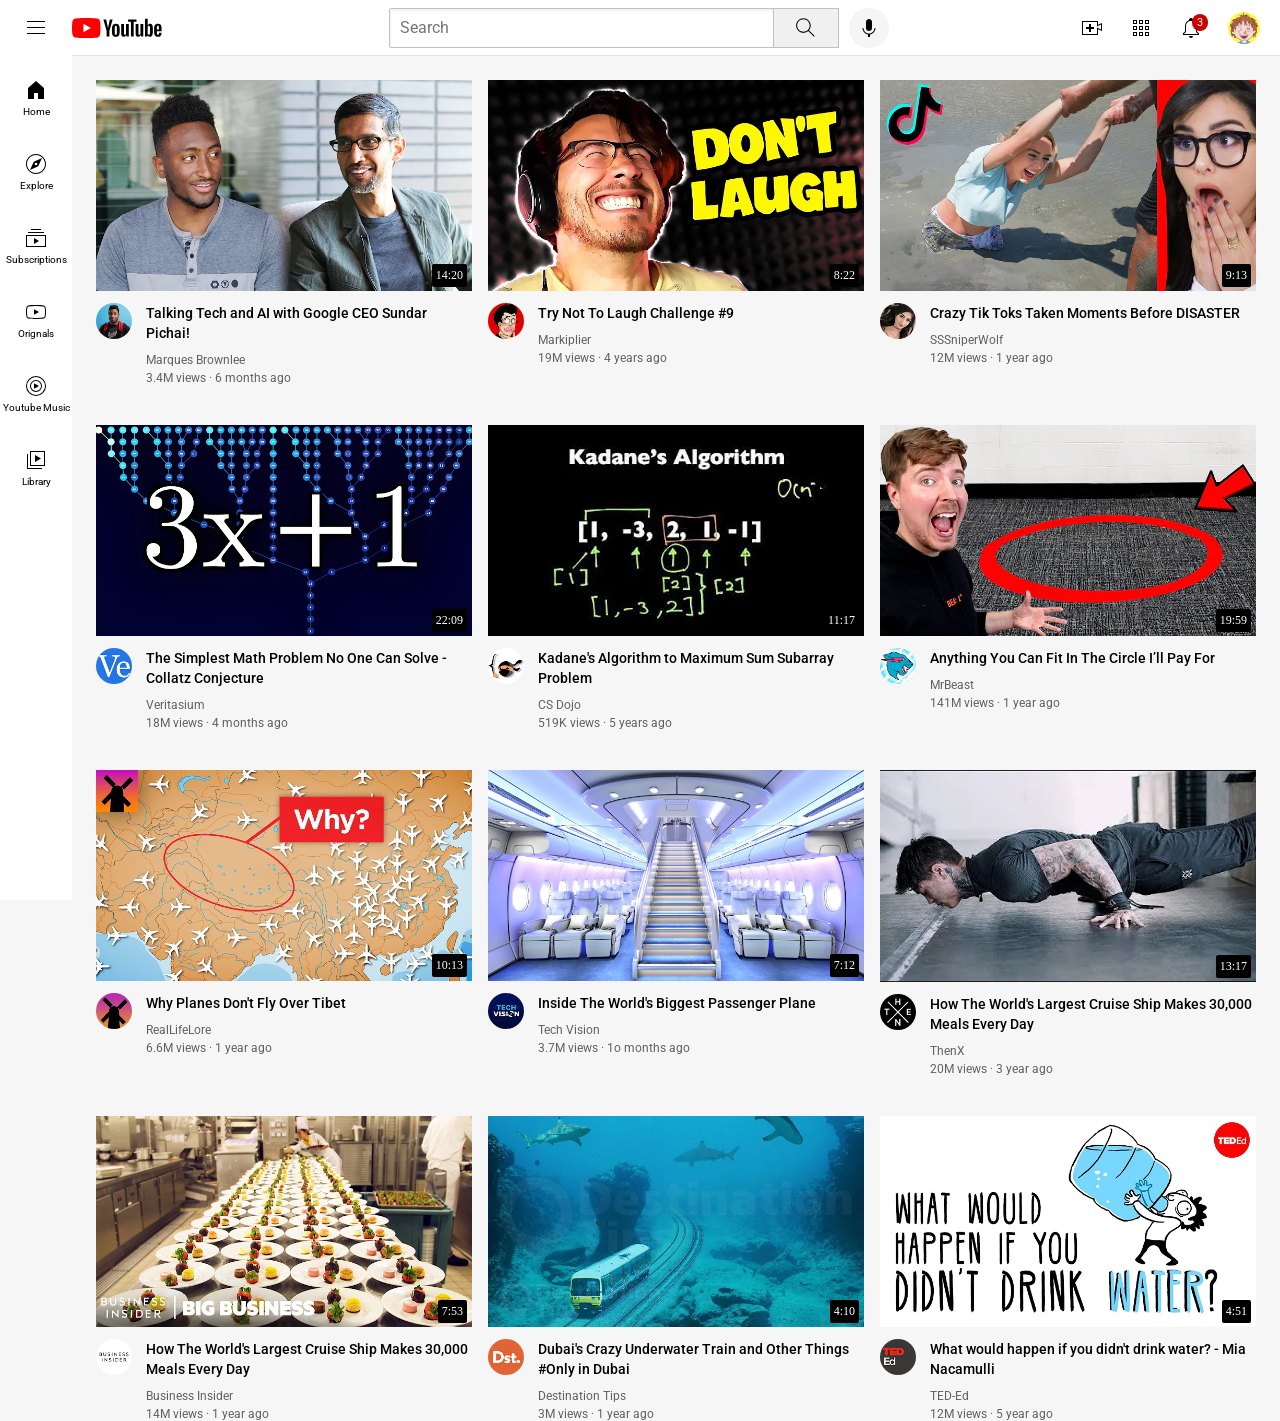
<file: index.html>
<!DOCTYPE html>
<html>
  <head>
    <title>YouTube.com</title>

    <link rel="preconnect" href="https://fonts.googleapis.com">
    <link rel="preconnect" href="https://fonts.gstatic.com" crossorigin>
    <link href="https://fonts.googleapis.com/css2?family=Roboto:wght@400;500;700&display=swap" rel="stylesheet">

    <link rel="stylesheet" href="styles/general.css">
    <link rel="stylesheet" href="styles/header.css">
    <link rel="stylesheet" href="styles/video.css">
    <link rel="stylesheet" href="styles/sidebar.css">
  </head>
  <body>
    <div class="header">
      <div class="left-section">
        <img class="hamburger-menu" src="Photo/header/hamburger-menu.svg">
        <img class="youtube-logo" src="Photo/header/youtube-logo.svg">
      </div>
      <div class="middle-section">
        <input class="search-bar" type="text" placeholder="Search">
        <button class="search-button">
          <img class="search-icon" src="Photo/header/search.svg">
          <div class="tooltip">Search</div>
        </button>
        <button class="voice-search-button">
          <img class="voice-search-icon" src="Photo/header/voice-search-icon.svg">
          <div class="tooltip">Search with your voice</div>
        </button>
        </div>
      <div class="right-section">
        <div class="upload-icon-container">
          <img class="upload-icon" src="Photo/header/upload.svg">
          <div class="tooltip">Create</div>
        </div>
        <div class="youtube-apps-icon-container">
        <img class="youtube-apps-icon" src="Photo/header/youtube-apps.svg">
        <div class="tooltip">Youtube Apps</div>
        </div>
        <div class="notifications-icon-container">
          <img class="notifications-icon" src="Photo/header/notifications.svg">
          <div class="notifications-count">3</div>
          <div class="tooltip">Notifications</div>
        </div>
        <img class="current-user-picture" src="Photo/channels/my-channel.jpg">
      </div>
    </div>

    <div class="sidebar">
      <div class="sidebar-link">
        <img src="Photo/side bar/home.svg">
        <div>Home</div>
      </div>
      <div class="sidebar-link">
        <img src="Photo/side bar/explore.svg">
        <div>Explore</div>
      </div>
      <div class="sidebar-link">
        <img src="Photo/side bar/subscriptions.svg">
        <div>Subscriptions</div>
      </div>
      <div class="sidebar-link">
        <img src="Photo/side bar/originals.svg">
        <div>Orignals</div>
      </div>
      <div class="sidebar-link">
        <img src="Photo/side bar/youtube-music.svg">
        <div>Youtube Music</div>
      </div>
      <div class="sidebar-link">
        <img src="Photo/side bar/library.svg">
        <div>Library</div>
      </div>
    </div>

    <div class="video-grid">
      <div class="video-preview">
        <a class="video-link" href="https://www.youtube.com/watch?v=n2RNcPRtAiY">
        <div class="thumbnail-row">
          <img class="thumbnail" src="Photo/thumbnails/thumbnail-1.webp">
          <div class="video-time">14:20</div>
        </div>
        <div class="video-info-grid">
          <div class="channel-picture">
            <img class="profile-picture" src="Photo/channels/channel-1.jpeg">
          </div>
          <div class="video-info">
            <p class="video-title">
              Talking Tech and AI with Google CEO Sundar Pichai!
            </p>
            <p class="video-author">
              Marques Brownlee
            </p>
          </a>
            <p class="video-stats">
              3.4M views &#183; 6 months ago
            </p>
          </div>
        </div>
      </div>

      <div class="video-preview">
        <a class="video-link" href="https://www.youtube.com/watch?v=mP0RAo9SKZk">
        <div class="thumbnail-row">
          <img class="thumbnail" src="Photo/thumbnails/thumbnail-2.webp">
          <div class="video-time">8:22</div>
        </div>
        <div class="video-info-grid">
          <div class="channel-picture">
            <img class="profile-picture" src="Photo/channels/channel-2.jpeg">
          </div>
          <div class="video-info">
            <p class="video-title">
              Try Not To Laugh Challenge #9
            </p>
            <p class="video-author">
              Markiplier
            </p>
          </a>
            <p class="video-stats">
              19M views &#183; 4 years ago
            </p>
          </div>
        </div>
      </div>

      <div class="video-preview">
        <a class="video-link" href="https://www.youtube.com/watch?v=FgjPQQeTh1w">
        <div class="thumbnail-row">
          <img class="thumbnail" src="Photo/thumbnails/thumbnail-3.webp">
          <div class="video-time">9:13</div>
        </div>
        <div class="video-info-grid">
          <div class="channel-picture">
            <img class="profile-picture" src="Photo/channels/channel-3.jpeg">
          </div>
          <div class="video-info">
            <p class="video-title">
              Crazy Tik Toks Taken Moments Before DISASTER
            </p></a>
            <p class="video-author">
              SSSniperWolf
            </p>
            </a>
            <p class="video-stats">
              12M views &#183; 1 year ago
            </p>
          </div>
        </div>
      </div>

      <div class="video-preview">
        <a class="video-link" href="https://www.youtube.com/watch?v=094y1Z2wpJg">
        <div class="thumbnail-row">
          <img class="thumbnail" src="Photo/thumbnails/thumbnail-4.webp">
          <div class="video-time">22:09</div>
        </div>
        <div class="video-info-grid">
          <div class="channel-picture">
            <img class="profile-picture" src="Photo/channels/channel-4.jpeg">
          </div>
          <div class="video-info">
            <p class="video-title">
              The Simplest Math Problem No One Can Solve - Collatz Conjecture
            </p>
            <p class="video-author">
              Veritasium
            </p>
            </a>
            <p class="video-stats">
              18M views &#183; 4 months ago
            </p>
          </div>
        </div>
      </div>

      <div class="video-preview">
        <a class="video-link" href="https://www.youtube.com/watch?v=86CQq3pKSUw">
        <div class="thumbnail-row">
          <img class="thumbnail" src="Photo/thumbnails/thumbnail-5.webp">
          <div class="video-time">11:17</div>
        </div>
        <div class="video-info-grid">
          <div class="channel-picture">
            <img class="profile-picture" src="Photo/channels/channel-5.jpeg">
          </div>
          <div class="video-info">
            <p class="video-title">
              Kadane's Algorithm to Maximum Sum Subarray Problem
            </p>
            <p class="video-author">
              CS Dojo
            </p>
            </a>
            <p class="video-stats">
              519K views &#183; 5 years ago
            </p>
          </div>
        </div>
      </div>

      <div class="video-preview">
        <a class="video-link" href="https://www.youtube.com/watch?v=yXWw0_UfSFg">
        <div class="thumbnail-row">
          <img class="thumbnail" src="Photo/thumbnails/thumbnail-6.webp">
          <div class="video-time">19:59</div>
        </div>
        <div class="video-info-grid">
          <div class="channel-picture">
            <img class="profile-picture" src="Photo/channels/channel-6.jpeg">
          </div>
          <div class="video-info">
            <p class="video-title">
              Anything You Can Fit In The Circle I’ll Pay For
            </p>
            <p class="video-author">
              MrBeast
            </p>
            </a>
            <p class="video-stats">
              141M views &#183; 1 year ago
            </p>
          </div>
        </div>
      </div>

      <div class="video-preview">
        <a class="video-link" href="https://www.youtube.com/watch?v=fNVa1qMbF9Y">
        <div class="thumbnail-row">
          <img class="thumbnail" src="Photo/thumbnails/thumbnail-7.webp">
          <div class="video-time">10:13</div>
        </div>
        <div class="video-info-grid">
          <div class="channel-picture">
            <img class="profile-picture" src="Photo/channels/channel-7.jpeg">
          </div>
          <div class="video-info">
            <p class="video-title">
              Why Planes Don't Fly Over Tibet
            </p>
            <p class="video-author">
              RealLifeLore
            </p>
            </a>
            <p class="video-stats">
              6.6M views &#183; 1 year ago
            </p>
          </div>
        </div>
      </div>

      <div class="video-preview">
        <a class="video-link" href="https://www.youtube.com/watch?v=lFm4EM1juls">
        <div class="thumbnail-row">
          <img class="thumbnail" src="Photo/thumbnails/thumbnail-8.webp">
          <div class="video-time">7:12</div>
        </div>
        <div class="video-info-grid">
          <div class="channel-picture">
            <img class="profile-picture" src="Photo/channels/channel-8.jpeg">
          </div>
          <div class="video-info">
            <p class="video-title">   
              Inside The World's Biggest Passenger Plane
            </p>
            <p class="video-author">
              Tech Vision
            </p>
            </a>
            <p class="video-stats">
              3.7M views &#183; 1o months ago
            </p>
          </div>
        </div>
      </div>

      <div class="video-preview">
        <a class="video-link" href="https://www.youtube.com/watch?v=ixmxOlcrlUc">
        <div class="thumbnail-row">
          <img class="thumbnail" src="Photo/thumbnails/thumbnail-9.webp">
          <div class="video-time">13:17</div>
        </div>
        <div class="video-info-grid">
          <div class="channel-picture">
            <img class="profile-picture" src="Photo/channels/channel-9.jpeg">
          </div>
          <div class="video-info">
            <p class="video-title">
              How The World's Largest Cruise Ship Makes 30,000 Meals Every Day
            </p>
            <p class="video-author">
              ThenX
            </p>
            </a>
            <p class="video-stats">
              20M views &#183; 3 year ago
            </p>
          </div>
        </div>
      </div>

      <div class="video-preview">
        <a class="video-link" href="https://www.youtube.com/watch?v=R2vXbFp5C9o">
        <div class="thumbnail-row">
          <img class="thumbnail" src="Photo/thumbnails/thumbnail-10.webp">
          <div class="video-time">7:53</div>
        </div>
        <div class="video-info-grid">
          <div class="channel-picture">
            <img class="profile-picture" src="Photo/channels/channel-10.jpeg">
          </div>
          <div class="video-info">
            <p class="video-title">
              How The World's Largest Cruise Ship Makes 30,000 Meals Every Day
            </p>
            <p class="video-author">
              Business Insider
            </p>
            </a>
            <p class="video-stats">
              14M views &#183; 1 year ago
            </p>
          </div>
        </div>
      </div>

      <div class="video-preview">
        <a class="video-link" href="https://www.youtube.com/watch?v=0nZuYyXET3s">
        <div class="thumbnail-row">
          <img class="thumbnail" src="Photo/thumbnails/thumbnail-11.webp">
          <div class="video-time">4:10</div>
        </div>
        <div class="video-info-grid">
          <div class="channel-picture">
            <img class="profile-picture" src="Photo/channels/channel-11.jpeg">
          </div>
          <div class="video-info">
            <p class="video-title">
              
              Dubai's Crazy Underwater Train and Other Things #Only in Dubai
            </p>
            <p class="video-author">
              Destination Tips
            </p>
            </a>
            <p class="video-stats">
              3M views &#183; 1 year ago
            </p>
          </div>
        </div>
      </div>

      <div class="video-preview">
        <a class="video-link" href="https://youtu.be/9iMGFqMmUFs?si=1Ans7jteFcOAPrBW">
        <div class="thumbnail-row">
          <img class="thumbnail" src="Photo/thumbnails/thumbnail-12.webp">
          <div class="video-time">4:51</div>
        </div>
        <div class="video-info-grid">
          <div class="channel-picture">
            <img class="profile-picture" src="Photo/channels/channel-12.jpeg">
          </div>
          <div class="video-info">
            <p class="video-title">
              What would happen if you didn't drink water? - Mia Nacamulli
            </p>
            <p class="video-author">
              TED-Ed
            </p>
            </a>
            <p class="video-stats">
              12M views &#183; 5 year ago
            </p>
          </div>
        </div>
      </div>
    </div>
  </body>
</html>
</file>
<file: styles/general.css>
p {
  font-family: Roboto, Arial;
  margin-top: 0;
  margin-bottom: 0;
}

body {
  margin: 0;
  padding-top: 80px;
  padding-left: 96px;
  padding-right: 24px;
  background-color: rgb(247, 246, 246);
}
</file>
<file: styles/header.css>
.header {
  height: 55px;

  display: flex;
  flex-direction: row;
  justify-content: space-between;

  position: fixed;
  top: 0;
  left: 0;
  right: 0;
  z-index: 100;

  background-color: white;
  border-bottom-width: 1px;
  border-bottom-style: solid;
  border-bottom-color: rgb(228, 228, 228);
}

.left-section {
  display: flex;
  align-items: center;
}

.hamburger-menu {
  height: 24px;
  margin-left: 24px;
  margin-right: 24px;
}

.youtube-logo {
  height: 20px;
}

.middle-section {
  flex: 1;
  margin-left: 70px;
  margin-right: 35px;
  max-width: 500px;
  display: flex;
  align-items: center;
}

.search-bar {
  flex: 1;
  height: 36px;
  padding-left: 10px;
  font-size: 16px;
  border-width: 1px;
  border-style: solid;
  border-color: rgb(192, 192, 192);
  border-radius: 2px;
  box-shadow: inset 1px 2px 3px rgba(0, 0, 0, 0.05);
  width: 0;
}

.search-bar::placeholder {
  font-family: Roboto, Arial;
  font-size: 16px;
}

.search-button {
  height: 40px;
  width: 66px;
  background-color: rgb(240, 240, 240);
  border-width: 1px;
  border-style: solid;
  border-color: rgb(192, 192, 192);
  margin-left: -1px;
  margin-right: 10px;
}

.search-button,
.voice-search-button,
.upload-icon-container,
.youtube-apps-icon-container,
.notifications-icon-container {
  display: flex;
  justify-content: center;
  align-items: center;
  position: relative;
}

.search-button .tooltip,
.voice-search-button .tooltip,
.upload-icon-container .tooltip,
.youtube-apps-icon-container .tooltip,
.notifications-icon-container .tooltip {
  font-family: Roboto, Arial;
  position: absolute;
  background-color: gray;
  color: white;
  padding-top: 4px;
  padding-bottom: 4px;
  padding-left: 8px;
  padding-right: 8px;
  border-radius: 2px;
  font-size: 12px;
  bottom: -30px;
  opacity: 0;
  transition: opacity 0.15s;
  pointer-events: none;
  white-space: nowrap;
}

.search-button:hover .tooltip,
.voice-search-button:hover .tooltip,
.upload-icon-container:hover .tooltip,
.youtube-apps-icon-container:hover .tooltip,
.notifications-icon-container:hover .tooltip {
  opacity: 1;
}

.search-icon {
  height: 25px;
}

.voice-search-button {
  height: 40px;
  width: 40px;
  border-radius: 20px;
  border: none;
  background-color: rgb(245, 245, 245);
}

.voice-search-icon {
  height: 24px;
}

.right-section {
  width: 180px;
  margin-right: 20px;
  display: flex;
  align-items: center;
  justify-content: space-between;
  flex-shrink: 0;
}

.upload-icon {
  height: 24px;
}

.youtube-apps-icon {
  height: 24px;
}

.notifications-icon {
  height: 24px;
}

.notifications-icon-container {
  position: relative;
}

.notifications-count {
  position: absolute;
  top: -2px;
  right: -5px;
  background-color: rgb(200, 0, 0);
  color: white;
  font-family: Roboto, Arial;
  font-size: 11px;
  padding-left: 5px;
  padding-right: 5px;
  padding-top: 2px;
  padding-bottom: 2px;
  border-radius: 10px;
}

.current-user-picture {
  height: 32px;
  border-radius: 16px;
}
</file>
<file: styles/video.css>
.thumbnail {
  width: 100%;
}

.video-title {
  margin-top: 0;
  font-size: 14px;
  font-weight: 500;
  line-height: 20px;
  margin-bottom: 10px;
}

.video-info-grid {
  display: grid;
  grid-template-columns: 50px 1fr;
}

.profile-picture {
  width: 36px;
  border-radius: 50px;
}

.thumbnail-row {
  margin-bottom: 8px;
  position: relative;
}

.video-author,
.video-stats {
  font-size: 12px;
  color: rgb(96, 96, 96);
}

.video-author {
  margin-bottom: 4px;
}

.video-grid {
  display: grid;
  grid-template-columns: 1fr 1fr 1fr;
  column-gap: 16px;
  row-gap: 40px;
}

@container (max-width: 750px) {
  .video-grid {
    grid-template-columns: 1fr 1fr;
  }
}

@container (min-width: 751px) and (max-width: 999px) {
  .video-grid {
    grid-template-columns: 1fr 1fr 1fr;
  }
}

@container (min-width: 1000px) {
  .video-grid {
    grid-template-columns: 1fr 1fr 1fr 1fr;
  }
}

.video-time {
  font-size: 12px;
  font-weight: 500;
  padding: 4px;
  border-radius: 2px;
  background-color: black;
  color: white;
  position: absolute;
  bottom: 8px;
  right: 5px;
}

.video-link{
  color: black;
  text-decoration-line: none;
}
</file>
<file: styles/sidebar.css>
.sidebar {
  position: fixed;
  left: 0;
  bottom: 0;
  top: 55px;
  background-color: white;
  width: 72px;
  z-index: 200;
  padding-top: 5px;
}

.sidebar-link {
  height: 74px;
  display: flex;
  justify-content: center;
  align-items: center;
  flex-direction: column;
  cursor: pointer;
}

.sidebar-link:hover {
  background-color: rgb(235, 235, 235);
}

.sidebar-link img {
  height: 24px;
  margin-bottom: 4px;
}

.sidebar-link div {
  font-family: Roboto, Arial;
  font-size: 10px;
}
</file>
